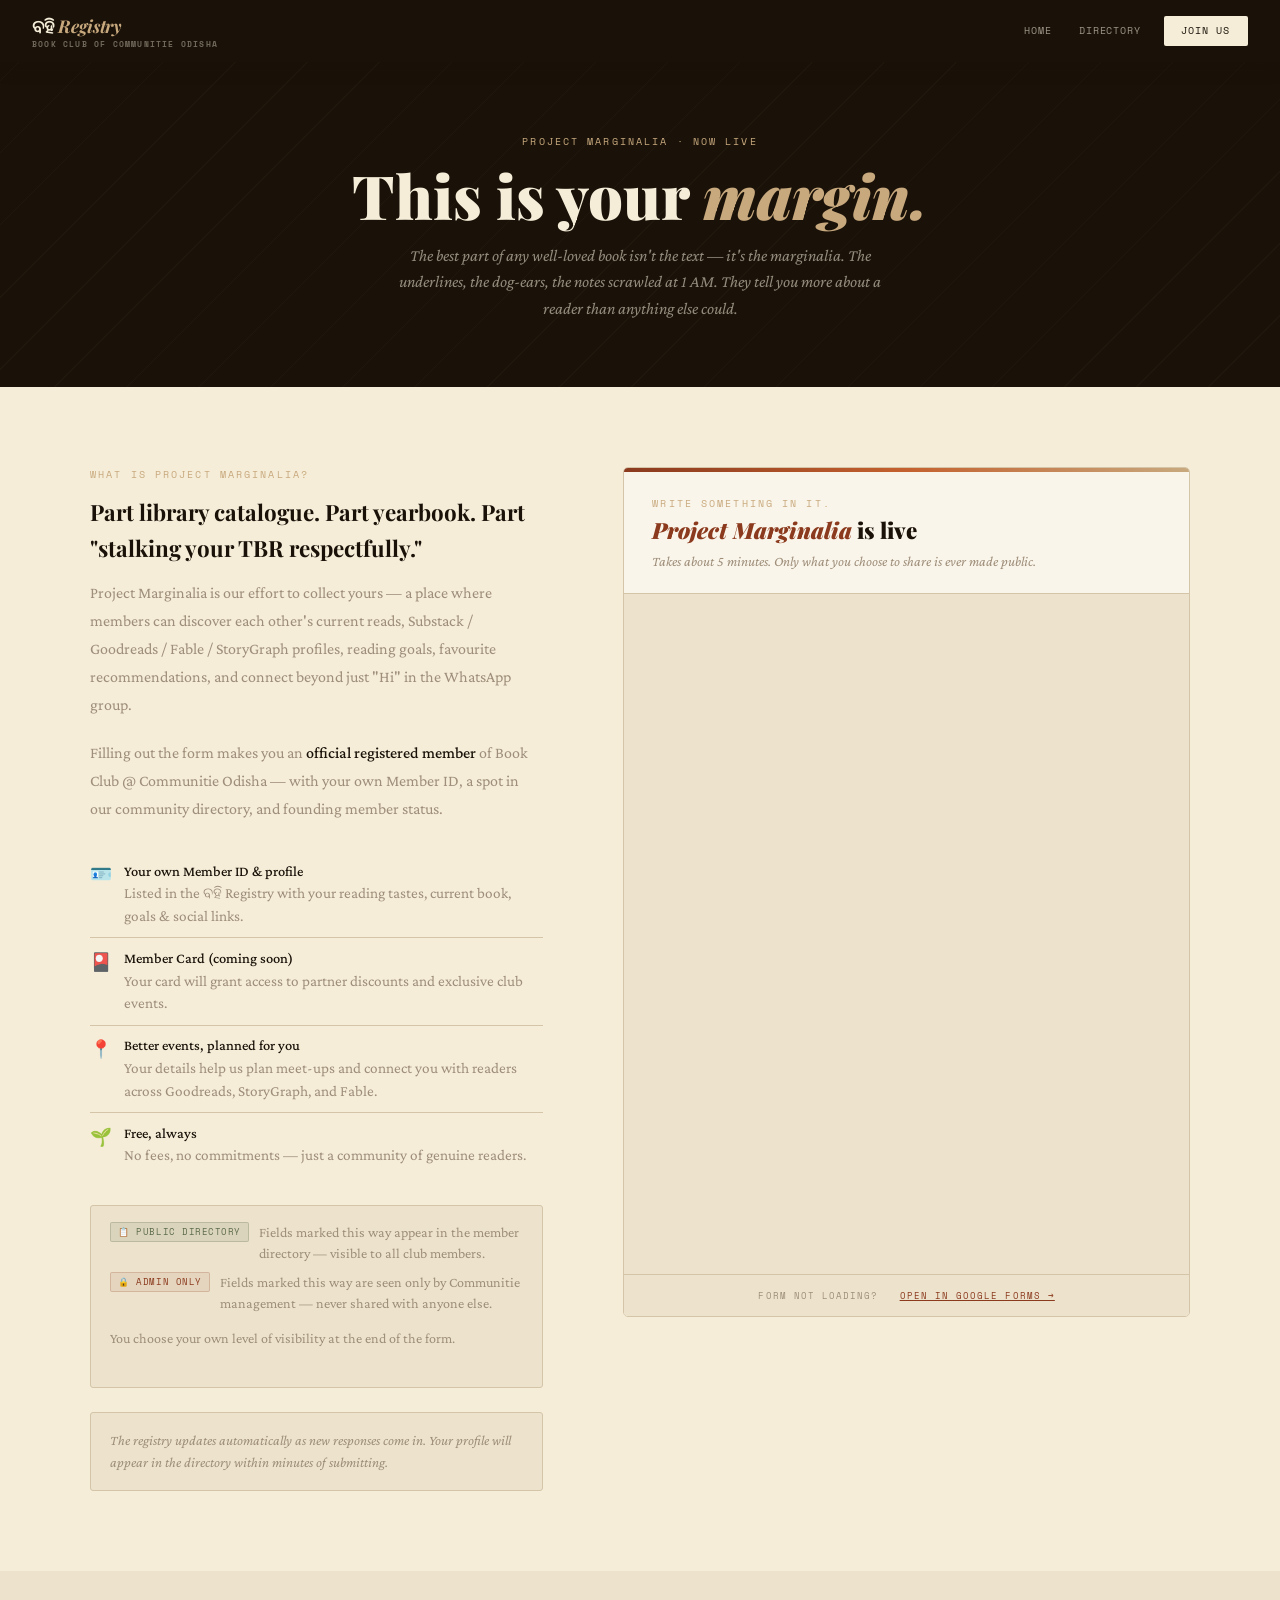
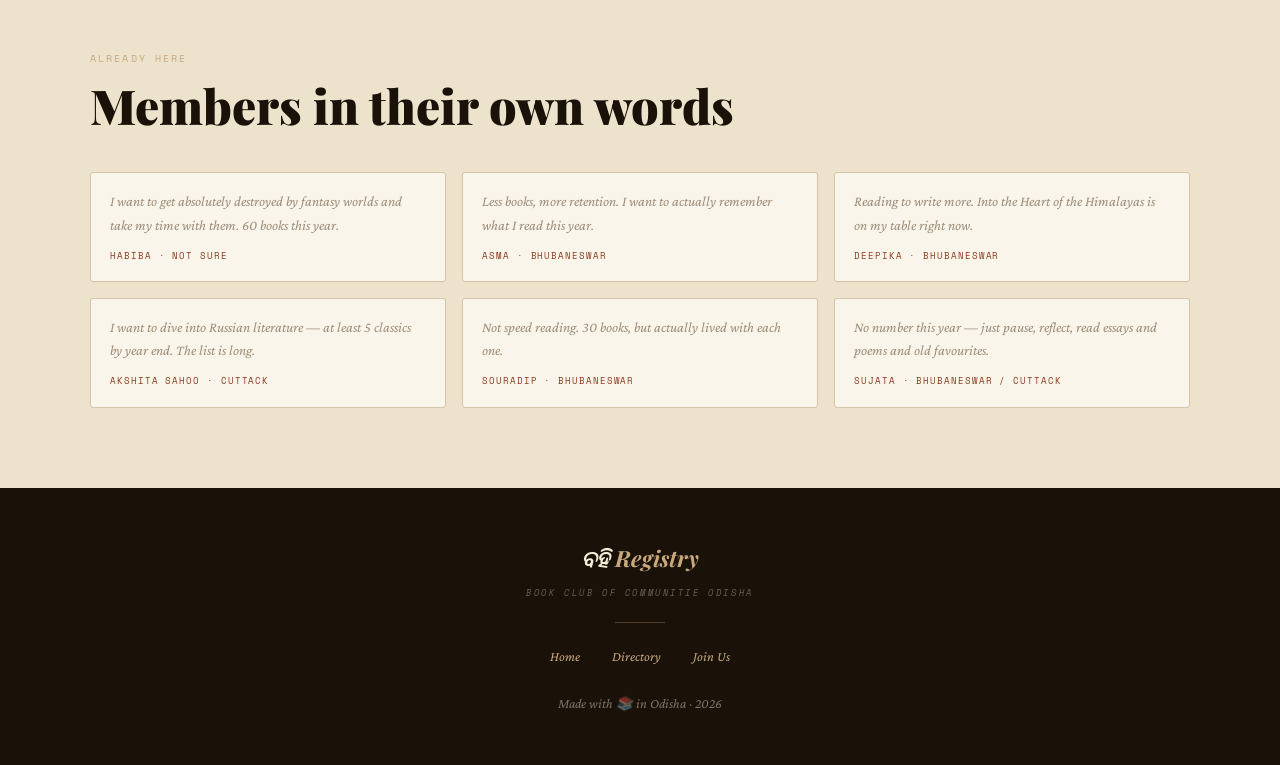
<file: join.html>
<!DOCTYPE html>
<html lang="en">
<head>
<meta charset="UTF-8">
<meta name="viewport" content="width=device-width, initial-scale=1.0">
<title>Join Us — ବହି Registry</title>
<meta name="description" content="Join the Book Club of Communitie Odisha. Fill out Project Marginalia and become a founding member.">
<link href="https://fonts.googleapis.com/css2?family=Playfair+Display:ital,wght@0,400;0,700;0,900;1,400;1,700&family=Crimson+Pro:ital,wght@0,300;0,400;0,500;1,300;1,400&family=Space+Mono:wght@400;700&display=swap" rel="stylesheet">
<link rel="stylesheet" href="style.css">
<style>

/* ── PAGE HEADER ── */
.page-header {
  background: var(--ink); color: var(--paper);
  padding: 4.5rem 2rem 4rem; text-align: center;
  position: relative; overflow: hidden;
}
.page-header::before {
  content: ''; position: absolute; inset: 0;
  background: repeating-linear-gradient(-45deg,
    transparent, transparent 50px,
    rgba(200,169,126,0.03) 50px, rgba(200,169,126,0.03) 51px);
}
.page-header .eyebrow { position: relative; }
.page-header h1 {
  font-family: 'Playfair Display', serif;
  font-size: clamp(2.2rem, 5vw, 3.8rem); font-weight: 900;
  line-height: 1.1; position: relative; margin-top: 0.5rem;
}
.page-header h1 em { color: var(--warm-mid); font-style: italic; }
.page-header p {
  margin-top: 0.85rem; color: rgba(245,237,216,0.55);
  font-style: italic; font-size: 1.05rem; position: relative;
  max-width: 500px; margin-left: auto; margin-right: auto;
}

/* ── TWO-COLUMN LAYOUT ── */
.join-section { background: var(--paper); }
.join-grid {
  display: grid; grid-template-columns: 1fr 1.25fr;
  gap: 5rem; align-items: start;
}

/* ── LEFT: INFO ── */
.join-info h3 {
  font-family: 'Playfair Display', serif;
  font-size: 1.4rem; font-weight: 700; margin-bottom: 0.75rem;
}
.join-info p {
  color: var(--dust); font-size: 1rem; line-height: 1.75; margin-bottom: 1.25rem;
}
.join-info p strong { color: var(--ink); font-weight: 500; }

.perks-list { list-style: none; margin: 1.75rem 0; }
.perks-list li {
  display: flex; gap: 0.75rem; align-items: flex-start;
  padding: 0.6rem 0; border-bottom: 1px solid var(--border);
  font-size: 0.95rem; color: var(--dust); line-height: 1.5;
}
.perks-list li:last-child { border-bottom: none; }
.perk-icon { font-size: 1.1rem; flex-shrink: 0; margin-top: 0.05rem; }
.perk-text strong { color: var(--ink); font-weight: 500; display: block; font-size: 0.9rem; }

.privacy-note {
  background: var(--cream); border: 1px solid var(--border);
  border-radius: 3px; padding: 1rem 1.2rem; margin-top: 1.75rem;
  font-size: 0.88rem; color: var(--dust);
}
.privacy-row { display: flex; align-items: flex-start; gap: 0.6rem; margin-bottom: 0.5rem; line-height: 1.5; }
.privacy-row:last-of-type { margin-bottom: 0; }
.privacy-badge {
  font-family: 'Space Mono', monospace; font-size: 0.55rem;
  text-transform: uppercase; letter-spacing: 0.06em;
  padding: 0.15rem 0.45rem; border-radius: 2px; white-space: nowrap; flex-shrink: 0;
}
.privacy-badge.public { background: rgba(92,107,74,0.12); color: var(--sage); border: 1px solid rgba(92,107,74,0.25); }
.privacy-badge.admin  { background: rgba(139,58,30,0.08); color: var(--accent); border: 1px solid rgba(139,58,30,0.2); }

.member-count-note {
  background: var(--cream); border: 1px solid var(--border);
  border-radius: 3px; padding: 1rem 1.2rem;
  font-size: 0.88rem; color: var(--dust); font-style: italic;
  margin-top: 1.5rem;
}
.member-count-note strong { color: var(--accent); font-style: normal; }

/* ── RIGHT: EMBEDDED FORM ── */
.join-form-panel {
  background: var(--card-bg);
  border: 1px solid var(--border);
  border-radius: 5px; overflow: hidden;
  position: sticky; top: 80px;
}
.form-panel-stripe {
  height: 4px;
  background: linear-gradient(90deg, var(--accent), var(--accent-light), var(--warm-mid));
}
.form-panel-header {
  padding: 1.5rem 1.75rem 1.25rem;
  border-bottom: 1px solid var(--border);
}
.form-panel-header .eyebrow { margin-bottom: 0.35rem; }
.form-panel-header h2 {
  font-family: 'Playfair Display', serif;
  font-size: 1.4rem; font-weight: 900; line-height: 1.2;
}
.form-panel-header h2 em { color: var(--accent); font-style: italic; }
.form-panel-header p {
  font-size: 0.88rem; color: var(--dust); line-height: 1.6;
  margin-top: 0.4rem; font-style: italic;
}

/* ── GOOGLE FORM IFRAME ── */
.form-iframe-wrap {
  position: relative;
  background: var(--cream);
}
.form-iframe-wrap iframe {
  display: block;
  width: 100%;
  height: 680px; /* adjust this if the form feels too short or too tall */
  border: none;
  background: transparent;
}

/* Loading overlay for iframe */
.iframe-loading {
  position: absolute; inset: 0;
  display: flex; flex-direction: column;
  align-items: center; justify-content: center;
  background: var(--cream); gap: 1rem;
  pointer-events: none; transition: opacity 0.4s;
}
.iframe-loading.hidden { opacity: 0; }
.iframe-spinner {
  width: 32px; height: 32px; border-radius: 50%;
  border: 3px solid var(--border);
  border-top-color: var(--accent);
  animation: spin 0.8s linear infinite;
}
@keyframes spin { to { transform: rotate(360deg); } }
.iframe-loading p {
  font-family: 'Space Mono', monospace; font-size: 0.55rem;
  letter-spacing: 0.18em; text-transform: uppercase; color: var(--dust);
}

/* Fallback link below iframe */
.form-fallback {
  padding: 0.85rem 1.5rem;
  border-top: 1px solid var(--border);
  text-align: center;
  font-family: 'Space Mono', monospace; font-size: 0.55rem;
  letter-spacing: 0.12em; text-transform: uppercase;
  color: var(--dust); background: var(--cream);
}
.form-fallback a { color: var(--accent); }
.form-fallback a:hover { text-decoration: underline; }

/* ── SOCIAL PROOF QUOTES ── */
.member-quotes-section { background: var(--cream); }
.mini-quotes-grid {
  display: grid; grid-template-columns: repeat(3, 1fr);
  gap: 1rem; margin-top: 2.5rem;
}
.mini-quote {
  background: var(--card-bg); border: 1px solid var(--border);
  border-radius: 3px; padding: 1.1rem 1.2rem;
}
.mini-quote-text { font-style: italic; font-size: 0.9rem; color: var(--dust); line-height: 1.6; }
.mini-quote-name {
  font-family: 'Space Mono', monospace; font-size: 0.57rem;
  text-transform: uppercase; letter-spacing: 0.1em; color: var(--accent);
  margin-top: 0.75rem; display: block;
}

/* ── RESPONSIVE ── */
@media (max-width: 900px) {
  .join-grid { grid-template-columns: 1fr; gap: 3rem; }
  .join-form-panel { position: static; }
  .mini-quotes-grid { grid-template-columns: 1fr 1fr; }
  .form-iframe-wrap iframe { height: 600px; }
}
@media (max-width: 600px) {
  .mini-quotes-grid { grid-template-columns: 1fr; }
  .form-iframe-wrap iframe { height: 550px; }
}
</style>
</head>
<body>

<!-- NAV -->
<nav>
  <a href="index.html" class="nav-brand">
    ବହି <em>Registry</em>
    <small>Book Club of Communitie Odisha</small>
  </a>
  <button class="nav-toggle"
    onclick="document.querySelector('.nav-links').classList.toggle('open')"
    aria-label="Menu">
    <span></span><span></span><span></span>
  </button>
  <div class="nav-links">
    <a href="index.html" class="nav-link">Home</a>
    <a href="directory.html" class="nav-link">Directory</a>
    <a href="join.html" class="nav-cta active" style="background:var(--paper);color:var(--ink);">Join Us</a>
  </div>
</nav>

<!-- PAGE HEADER -->
<div class="page-header">
  <span class="eyebrow">Project Marginalia · Now Live</span>
  <h1>This is your <em>margin.</em></h1>
  <p>The best part of any well-loved book isn't the text — it's the marginalia. The underlines, the dog-ears, the notes scrawled at 1 AM. They tell you more about a reader than anything else could.</p>
</div>

<!-- MAIN JOIN SECTION -->
<section class="section join-section">
  <div class="section-inner">
    <div class="join-grid">

      <!-- LEFT: INFO -->
      <div class="join-info">
        <span class="eyebrow">What is Project Marginalia?</span>
        <h3>Part library catalogue. Part yearbook. Part "stalking your TBR respectfully."</h3>
        <p>Project Marginalia is our effort to collect yours — a place where members can discover each other's current reads, Substack / Goodreads / Fable / StoryGraph profiles, reading goals, favourite recommendations, and connect beyond just "Hi" in the WhatsApp group.</p>
        <p>Filling out the form makes you an <strong>official registered member</strong> of Book Club @ Communitie Odisha — with your own Member ID, a spot in our community directory, and founding member status.</p>

        <ul class="perks-list">
          <li>
            <span class="perk-icon">🪪</span>
            <div class="perk-text"><strong>Your own Member ID & profile</strong>Listed in the ବହି Registry with your reading tastes, current book, goals & social links.</div>
          </li>
          <li>
            <span class="perk-icon">🎴</span>
            <div class="perk-text"><strong>Member Card (coming soon)</strong>Your card will grant access to partner discounts and exclusive club events.</div>
          </li>
          <li>
            <span class="perk-icon">📍</span>
            <div class="perk-text"><strong>Better events, planned for you</strong>Your details help us plan meet-ups and connect you with readers across Goodreads, StoryGraph, and Fable.</div>
          </li>
          <li>
            <span class="perk-icon">🌱</span>
            <div class="perk-text"><strong>Free, always</strong>No fees, no commitments — just a community of genuine readers.</div>
          </li>
        </ul>

        <div class="privacy-note">
          <div class="privacy-row">
            <span class="privacy-badge public">📋 Public Directory</span>
            Fields marked this way appear in the member directory — visible to all club members.
          </div>
          <div class="privacy-row">
            <span class="privacy-badge admin">🔒 Admin Only</span>
            Fields marked this way are seen only by Communitie management — never shared with anyone else.
          </div>
          <p style="margin-top:0.75rem;font-size:0.88rem;">You choose your own level of visibility at the end of the form.</p>
        </div>

        <div class="member-count-note">
          The registry updates automatically as new responses come in. Your profile will appear in the directory within minutes of submitting.
        </div>
      </div>

      <!-- RIGHT: EMBEDDED GOOGLE FORM -->
      <div class="join-form-panel">
        <div class="form-panel-stripe"></div>

        <div class="form-panel-header">
          <span class="eyebrow">Write something in it.</span>
          <h2><em>Project Marginalia</em> is live</h2>
          <p>Takes about 5 minutes. Only what you choose to share is ever made public.</p>
        </div>

        <div class="form-iframe-wrap">
          <!-- Loading overlay — hides when the form loads -->
          <div class="iframe-loading" id="iframe-loading">
            <div class="iframe-spinner"></div>
            <p>Loading the form…</p>
          </div>

          <!--
          ════════════════════════════════════════════════════════
          HOW TO GET THE EMBED URL FOR YOUR GOOGLE FORM:
          1. Open your form in Google Forms (edit mode)
          2. Click the three dots ⋮ (top right)
          3. Click "Embed"
          4. Copy the URL inside  src="..."  from the iframe code
          5. Paste it below in place of the FORM_EMBED_URL_HERE
          ════════════════════════════════════════════════════════
          The URL looks like:
          https://docs.google.com/forms/d/e/LONG_ID/viewform?embedded=true
          -->
          <iframe
            id="form-iframe"
            src="https://docs.google.com/forms/d/e/1FAIpQLSeg_wIPTLoEPqu1eWTYt1JA2PkxDl2mwKnqlfaALYuWXwcG8g/viewform?embedded=true"
            title="Project Marginalia — Member Registration Form"
            onload="document.getElementById('iframe-loading').classList.add('hidden')"
            allowfullscreen
          >
            Loading form…
          </iframe>
        </div>

        <div class="form-fallback">
          Form not loading? &nbsp;
          <a href="https://forms.gle/XmRbpNUycUyQ7WTv9" target="_blank" rel="noopener">
            Open in Google Forms →
          </a>
        </div>
      </div>

    </div>
  </div>
</section>

<!-- SOCIAL PROOF QUOTES -->
<section class="section member-quotes-section">
  <div class="section-inner">
    <span class="eyebrow">Already here</span>
    <h2 class="section-title">Members in their own words</h2>
    <div class="mini-quotes-grid">
      <div class="mini-quote">
        <p class="mini-quote-text">I want to get absolutely destroyed by fantasy worlds and take my time with them. 60 books this year.</p>
        <span class="mini-quote-name">Habiba · Not sure</span>
      </div>
      <div class="mini-quote">
        <p class="mini-quote-text">Less books, more retention. I want to actually remember what I read this year.</p>
        <span class="mini-quote-name">Asma · Bhubaneswar</span>
      </div>
      <div class="mini-quote">
        <p class="mini-quote-text">Reading to write more. Into the Heart of the Himalayas is on my table right now.</p>
        <span class="mini-quote-name">Deepika · Bhubaneswar</span>
      </div>
      <div class="mini-quote">
        <p class="mini-quote-text">I want to dive into Russian literature — at least 5 classics by year end. The list is long.</p>
        <span class="mini-quote-name">Akshita Sahoo · Cuttack</span>
      </div>
      <div class="mini-quote">
        <p class="mini-quote-text">Not speed reading. 30 books, but actually lived with each one.</p>
        <span class="mini-quote-name">Souradip · Bhubaneswar</span>
      </div>
      <div class="mini-quote">
        <p class="mini-quote-text">No number this year — just pause, reflect, read essays and poems and old favourites.</p>
        <span class="mini-quote-name">Sujata · Bhubaneswar / Cuttack</span>
      </div>
    </div>
  </div>
</section>

<!-- FOOTER -->
<footer>
  <span class="footer-brand">ବହି <em>Registry</em></span>
  <span class="footer-org">Book Club of Communitie Odisha</span>
  <div class="footer-divider"></div>
  <div class="footer-links">
    <a href="index.html">Home</a>
    <a href="directory.html">Directory</a>
    <a href="join.html">Join Us</a>
  </div>
  <div style="margin-top:1.25rem">Made with 📚 in Odisha · 2026</div>
</footer>

</body>
</html>
</file>
<file: style.css>
/* ── TOKENS ── */
:root {
  --ink:         #1a1209;
  --paper:       #f5edd8;
  --cream:       #ede3cc;
  --warm-mid:    #c8a97e;
  --accent:      #8b3a1e;
  --accent-light:#c4612e;
  --sage:        #5c6b4a;
  --dust:        #9e8e7a;
  --card-bg:     #faf5ea;
  --border:      #d4c4a8;
  --nav-h:       62px;
}

*, *::before, *::after { box-sizing: border-box; margin: 0; padding: 0; }
html { scroll-behavior: smooth; }

body {
  background: var(--paper);
  color: var(--ink);
  font-family: 'Crimson Pro', Georgia, serif;
  font-size: 17px;
  line-height: 1.6;
  min-height: 100vh;
  background-image: url("data:image/svg+xml,%3Csvg width='60' height='60' viewBox='0 0 60 60' xmlns='http://www.w3.org/2000/svg'%3E%3Cg fill='none'%3E%3Cg fill='%23c8a97e' fill-opacity='0.06'%3E%3Cpath d='M36 34v-4h-2v4h-4v2h4v4h2v-4h4v-2h-4zm0-30V0h-2v4h-4v2h4v4h2V6h4V4h-4zM6 34v-4H4v4H0v2h4v4h2v-4h4v-2H6zM6 4V0H4v4H0v2h4v4h2V6h4V4H6z'/%3E%3C/g%3E%3C/g%3E%3C/svg%3E");
}

/* ── NAV ── */
nav {
  position: sticky; top: 0; z-index: 200;
  height: var(--nav-h);
  background: var(--ink);
  display: flex; align-items: center;
  padding: 0 2rem; gap: 1.5rem;
  box-shadow: 0 2px 20px rgba(26,18,9,0.3);
}
.nav-brand {
  font-family: 'Playfair Display', serif;
  font-size: 1.1rem; font-weight: 700;
  color: var(--paper); text-decoration: none;
  letter-spacing: -0.01em; white-space: nowrap; flex-shrink: 0;
}
.nav-brand em { color: var(--warm-mid); font-style: italic; }
.nav-brand small {
  display: block; font-family: 'Space Mono', monospace;
  font-size: 0.5rem; letter-spacing: 0.15em; text-transform: uppercase;
  color: rgba(245,237,216,0.4); font-style: normal; margin-top: -2px;
}
.nav-links { display: flex; gap: 0.15rem; margin-left: auto; align-items: center; }
.nav-link {
  font-family: 'Space Mono', monospace; font-size: 0.62rem;
  text-transform: uppercase; letter-spacing: 0.1em;
  color: rgba(245,237,216,0.6); text-decoration: none;
  padding: 0.4rem 0.75rem; border-radius: 2px; transition: all 0.15s;
}
.nav-link:hover { color: var(--paper); background: rgba(255,255,255,0.08); }
.nav-link.active { color: var(--warm-mid); }
.nav-cta {
  font-family: 'Space Mono', monospace; font-size: 0.62rem;
  text-transform: uppercase; letter-spacing: 0.1em;
  color: var(--ink); background: var(--warm-mid);
  text-decoration: none; padding: 0.45rem 1.1rem;
  border-radius: 2px; transition: all 0.15s; margin-left: 0.5rem;
}
.nav-cta:hover { background: var(--paper); }
.nav-toggle {
  display: none; flex-direction: column; gap: 5px;
  background: none; border: none; cursor: pointer; padding: 4px; margin-left: auto;
}
.nav-toggle span { display: block; width: 22px; height: 2px; background: var(--paper); border-radius: 2px; }

/* ── FOOTER ── */
footer {
  background: var(--ink);
  color: rgba(245,237,216,0.45);
  text-align: center; padding: 3rem 2rem;
  font-size: 0.85rem; font-style: italic; line-height: 2;
}
footer a { color: var(--warm-mid); text-decoration: none; }
footer a:hover { text-decoration: underline; }
.footer-brand {
  font-family: 'Playfair Display', serif; font-size: 1.4rem;
  font-weight: 700; color: var(--paper); display: block; margin-bottom: 0.25rem;
}
.footer-brand em { color: var(--warm-mid); font-style: italic; }
.footer-org {
  font-family: 'Space Mono', monospace; font-size: 0.55rem;
  letter-spacing: 0.18em; text-transform: uppercase;
  color: rgba(245,237,216,0.35); margin-bottom: 1rem; display: block;
}
.footer-divider { width: 50px; height: 1px; background: rgba(200,169,126,0.3); margin: 1.25rem auto; }
.footer-links { display: flex; justify-content: center; gap: 2rem; flex-wrap: wrap; margin-top: 0.5rem; }

/* ── SHARED ── */
.section { padding: 5rem 2rem; }
.section-inner { max-width: 1100px; margin: 0 auto; }
.eyebrow {
  font-family: 'Space Mono', monospace; font-size: 0.6rem;
  letter-spacing: 0.22em; text-transform: uppercase;
  color: var(--warm-mid); margin-bottom: 0.8rem; display: block;
}
h2.section-title {
  font-family: 'Playfair Display', serif;
  font-size: clamp(2rem, 4vw, 3rem); font-weight: 900; line-height: 1.1;
  margin-bottom: 1rem;
}
.section-subtitle { font-size: 1.1rem; color: var(--dust); font-style: italic; max-width: 520px; }

.btn {
  display: inline-block; font-family: 'Space Mono', monospace;
  font-size: 0.68rem; letter-spacing: 0.12em; text-transform: uppercase;
  text-decoration: none; padding: 0.85rem 1.85rem;
  border-radius: 3px; transition: all 0.2s; cursor: pointer; border: none;
}
.btn-primary { background: var(--accent); color: var(--paper); }
.btn-primary:hover { background: var(--accent-light); transform: translateY(-2px); box-shadow: 0 6px 20px rgba(139,58,30,0.3); }
.btn-secondary { background: transparent; color: var(--ink); border: 1.5px solid var(--border); }
.btn-secondary:hover { border-color: var(--ink); }
.btn-outline-light { background: transparent; color: var(--paper); border: 1.5px solid rgba(245,237,216,0.35); }
.btn-outline-light:hover { border-color: var(--paper); background: rgba(255,255,255,0.08); }

@media (max-width: 640px) {
  .nav-links {
    display: none; flex-direction: column; position: absolute;
    top: var(--nav-h); left: 0; right: 0; background: var(--ink);
    padding: 0.75rem 1rem 1.25rem; gap: 0.1rem;
    border-top: 1px solid rgba(255,255,255,0.08);
  }
  .nav-links.open { display: flex; }
  .nav-toggle { display: flex; }
  .nav-cta { margin: 0.5rem 0.6rem 0; display: block; text-align: center; }
  .section { padding: 3.5rem 1.25rem; }
}
</file>
